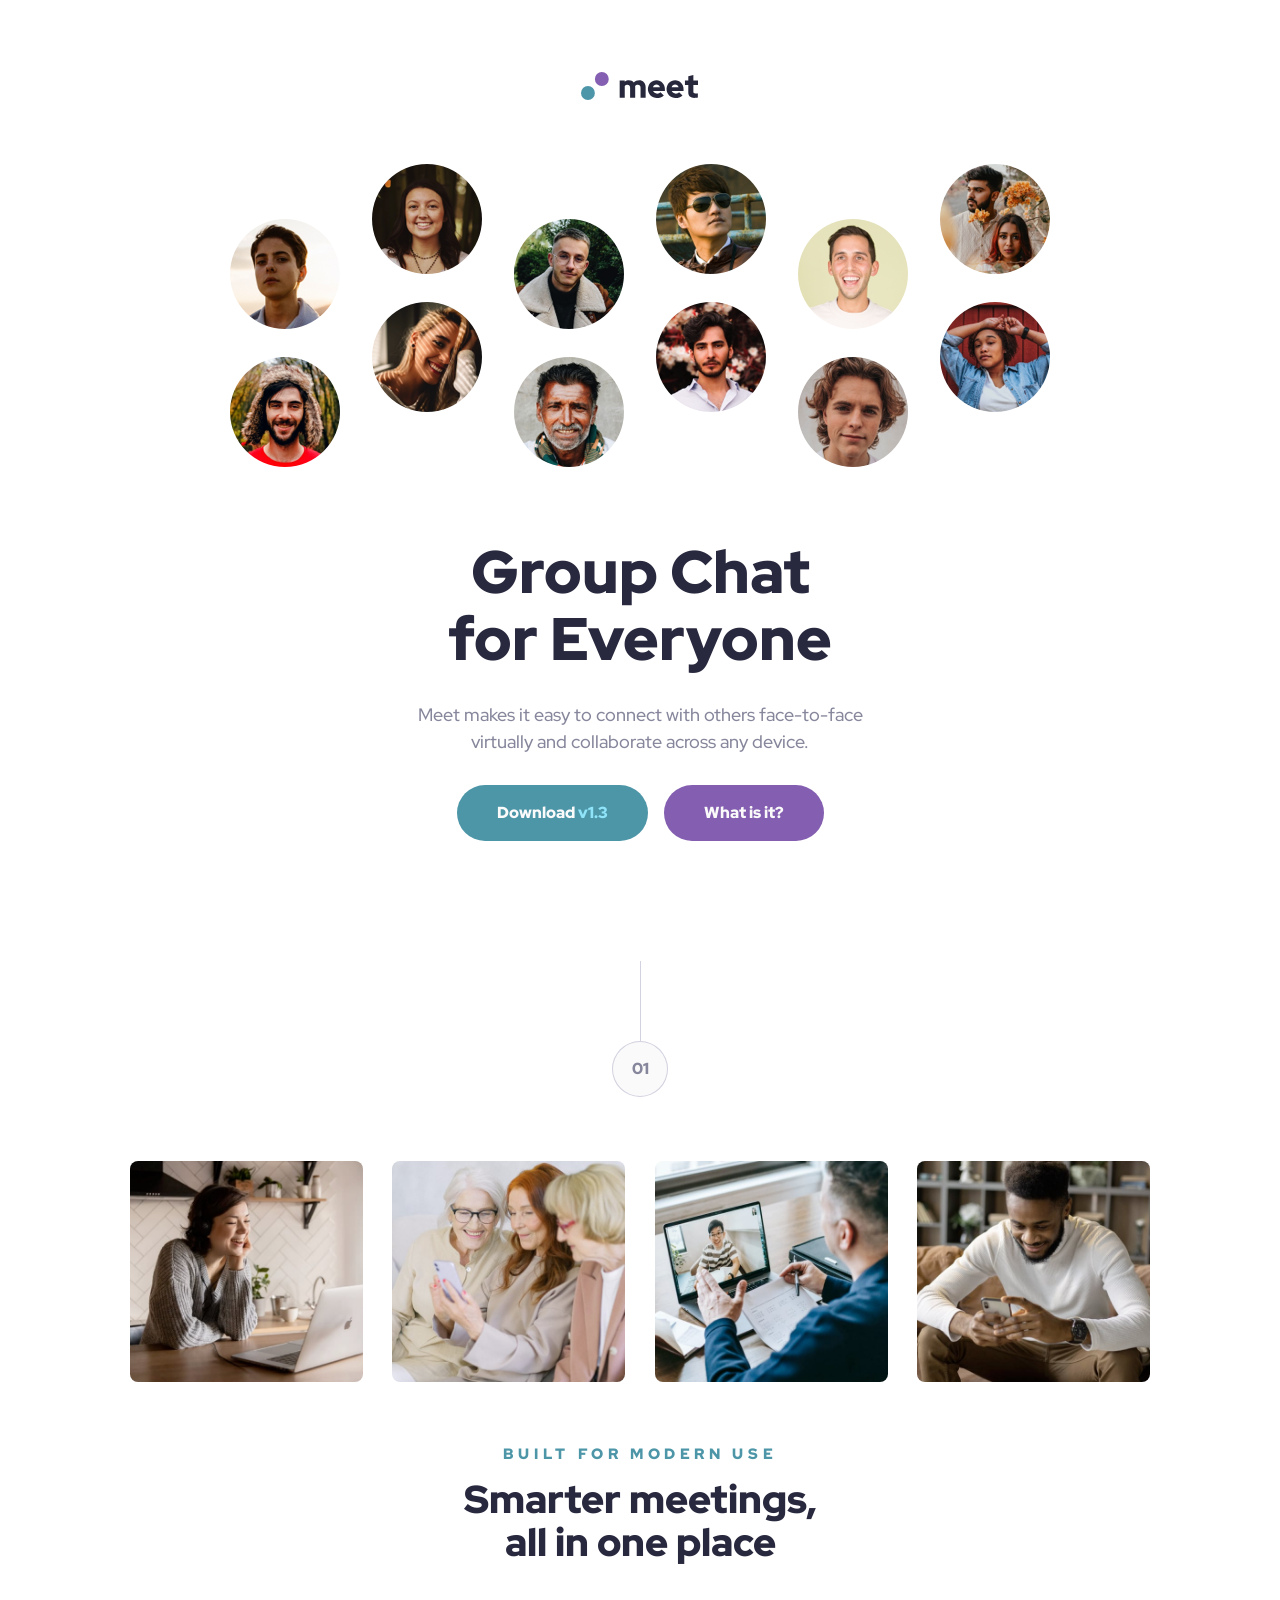
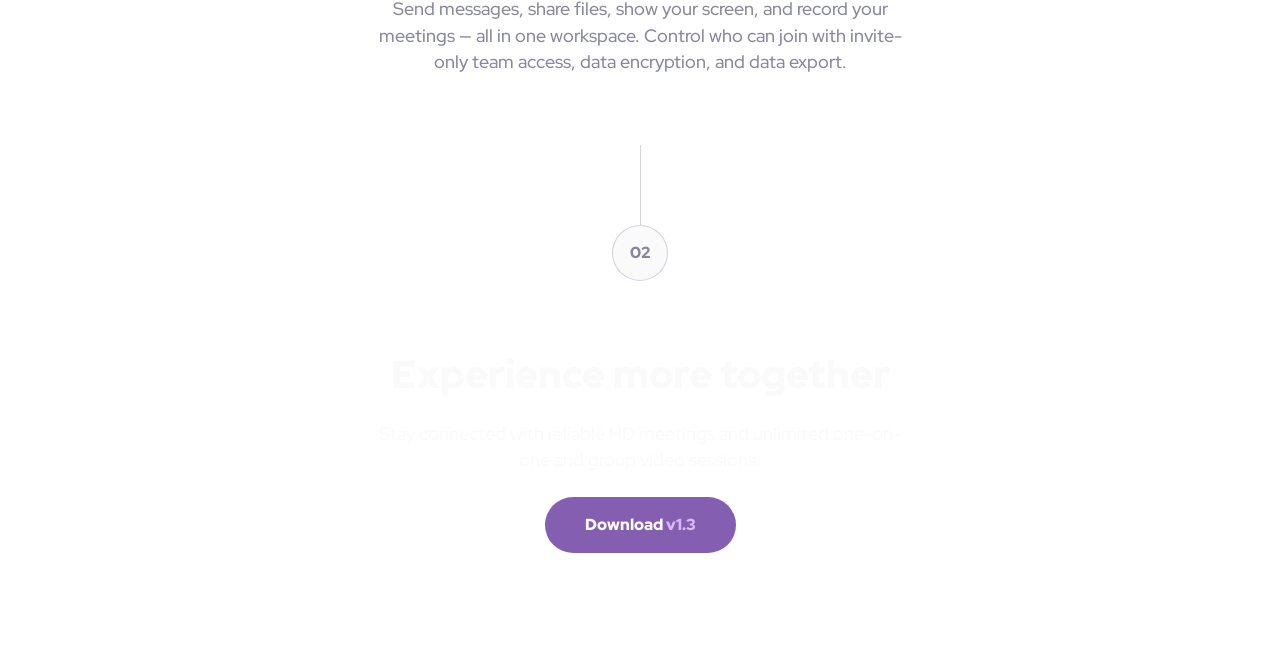
<file: index.html>
<!DOCTYPE html>
<html lang="en">
<head>
  <meta charset="UTF-8">
  <meta name="viewport" content="width=device-width, initial-scale=1.0">

  <link rel="icon" type="image/png" sizes="32x32" href="./assets/favicon-32x32.png">
  
  <title>Frontend Mentor | Meet landing page</title>

  <link rel="preload" href="./assets/fonts/red-hat-display-v21-latin-500.woff2" as="font" type="font/woff2" crossorigin="anonymous">
  <link rel="preload" href="./assets/fonts/red-hat-display-v21-latin-900.woff2" as="font" type="font/woff2" crossorigin="anonymous">

  <link rel="stylesheet" href="styles/style.css">
</head>
<body>
  
  <header>
    <img class="logo" src="assets/logo.svg" alt="Meet logo" width="118" height="28">
  </header>

  <main>
    <section class="hero">
      <div class="hero__wrapper">      
        <img class="hero__banner" src="assets/tablet/image-hero.png" alt="" width="820" height="303">
        <img src="assets/desktop/image-hero-left.png" alt="" class="hero__banner--desktop-left" width="394" height="303">
        <img src="assets/desktop/image-hero-right.png" alt="" class="hero__banner--desktop-right" width="394" height="303">
        <div class="hero__content-wrapper">
          <div class="hero__content">
            <h1 class="hero__title">Group Chat for Everyone</h1>
            <p class="hero__description">Meet makes it easy to connect with others face-to-face virtually and collaborate across any device.</p>
            <div class="hero__links">
              <a href="#" class="hero__link btn" download>Download <span class="btn__version">v1.3</span></a>
              <a href="#" class="hero__link btn btn--purple">What is it?</a>
            </div>
          </div>
        </div>
      </div>
    </section>
    <section class="features">
      <div class="features__layout wrapper">
        <p class="number" aria-hidden="true">01</p>
        <div class="features__images">
          <img src="assets/desktop/image-woman-in-videocall.jpg" alt="Woman participating in a video call on laptop" class="features__image" width="510" height="484" loading="lazy">
          <img src="assets/desktop/image-women-videochatting.jpg" alt="Women engaging in a video chat using a phone" class="features__image" width="510" height="484" loading="lazy">
          <img src="assets/desktop/image-men-in-meeting.jpg" alt="Man participating in a meeting on a laptop" class="features__image" width="510" height="484" loading="lazy">
          <img src="assets/desktop/image-man-texting.jpg" alt="A man texting someone using his phone" class="features__image" width="510" height="484" loading="lazy">
        </div>
        <div class="features__content content-wrapper">
          <small class="features__subtitle">Built for modern use</small>
          <h2 class="features__title section-title">Smarter meetings, all in one place</h2>
          <p class="features__description">Send messages, share files, show your screen, and record your meetings — all in one workspace. Control who can join with invite-only team access, data encryption, and data export.</p>
        </div>
      </div>
    </section>
  </main>
  <footer class="footer">
    <p class=" footer__number number" aria-hidden="true">02</p>
    <div class="wrapper">
      <div class="footer__content content-wrapper">
        <h2 class="footer__title section-title section-title--light">Experience more together</h2>
        <p class="footer__description">Stay connected with reliable HD meetings and unlimited one-on-one and group video sessions.</p>
        <a href="#" class="footer__link btn btn--purple" download>Download <span class="btn__version btn__version--purple">v1.3</span></a>
      </div>
    </div>
  </footer>
</body>
</html>
</file>
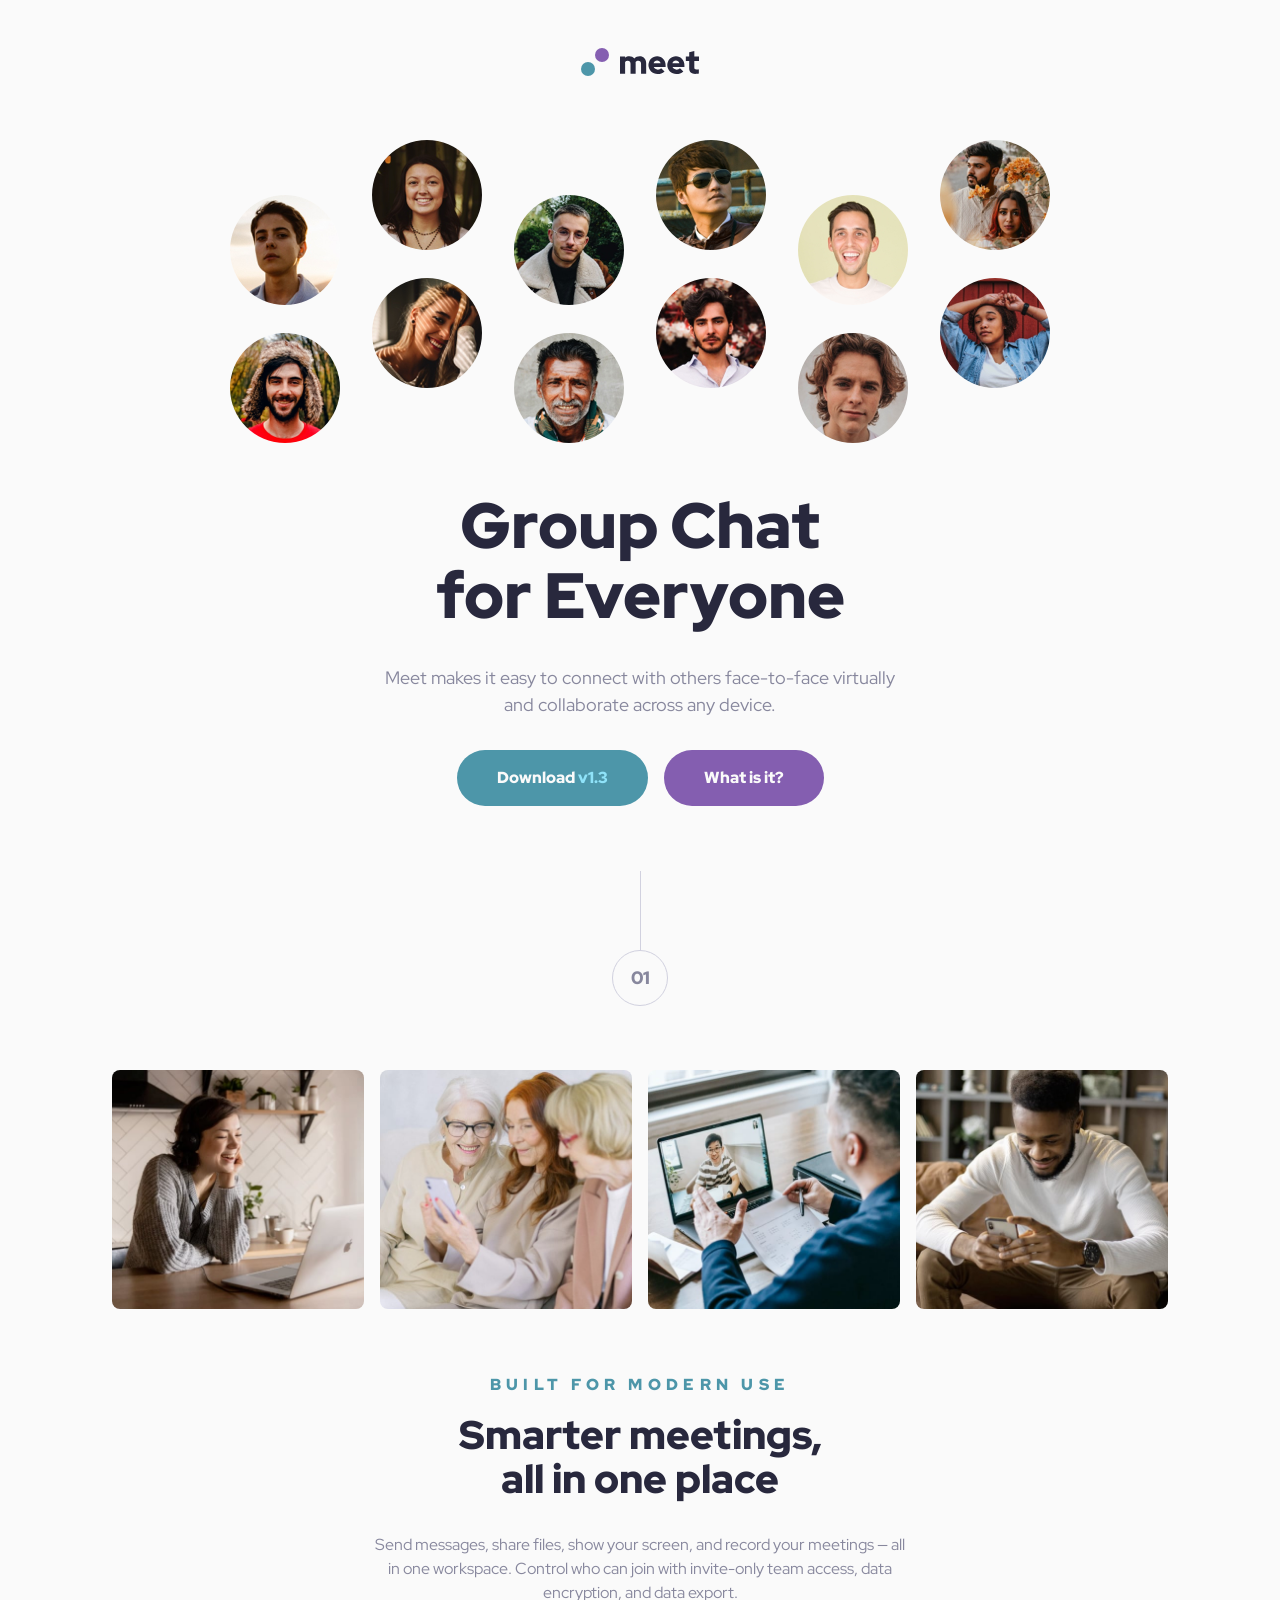
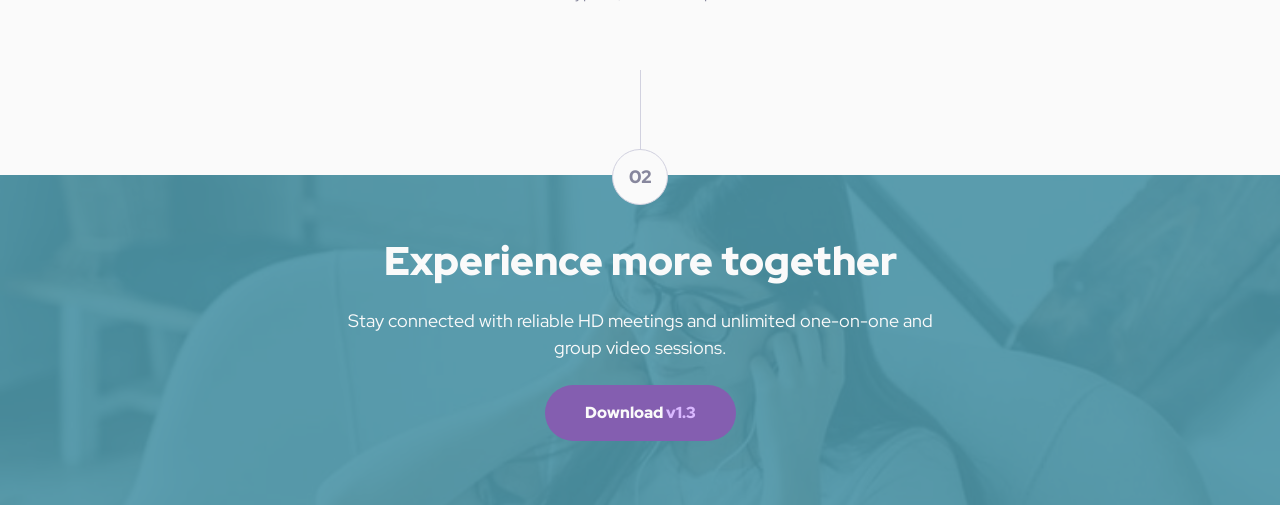
<file: src/index.html>
<!DOCTYPE html>
<html lang="en">
<head>
  <meta charset="UTF-8">
  <meta name="viewport" content="width=device-width, initial-scale=1.0">

  <link rel="icon" type="image/png" sizes="32x32" href="../public/assets/favicon-32x32.png">

  <link rel="preconnect" href="https://fonts.googleapis.com">
  <link rel="preconnect" href="https://fonts.gstatic.com" crossorigin>
  <link href="https://fonts.googleapis.com/css2?family=Red+Hat+Display:ital,wght@0,300..900;1,300..900&display=swap" rel="stylesheet">
  <link rel="stylesheet" href="../public/stylesheets/style.css">
  
  <title>Frontend Mentor | Meet landing page</title>
</head>
<body>

  <header class="header">
    <img class="logo" src="../public/assets/logo.svg" alt="meet">
  </header>

  <main class="main">
    <section class="hero">
      <div class="hero__img-mobile"></div>
      <div class="hero__img-desktop--left"></div>
      <div class="hero__text-content">
        <h1 class="hero__title">Group Chat for Everyone</h1>
        <p class="hero__description">Meet makes it easy to connect with others face-to-face virtually and collaborate across any device.</p>
        <div class="hero__buttons">
          <a class="hero__download-btn" href="#">Download <span class="version">v1.3</span></a>
          <a class="hero__info-btn" href="#">What is it?</a>
        </div>
      </div>
      <div class="hero__img-desktop--right"></div>
    </section>

    <section class="main-content">
      <p class="number main-content__number">01</p>
      <div class="main-content__grid">
        <img class="main-content__img" src="../public/assets/desktop/image-woman-in-videocall.jpg" alt="">
        <img class="main-content__img" src="../public/assets/desktop/image-women-videochatting.jpg" alt="">
        <img class="main-content__img" src="../public/assets/desktop/image-men-in-meeting.jpg" alt="">
        <img class="main-content__img" src="../public/assets/desktop/image-man-texting.jpg" alt="">
      </div>
      <div class="main-content__text">
        <p class="main-content__highlight">Built for modern use</p>
        <h2 class="main-content__title">Smarter meetings, all in one place</h2>
        <p class="main-content__description">Send messages, share files, show your screen, and record your meetings — all in one workspace. Control who can join with invite-only team access, data encryption, and data export.</p>
      </div>
    </section>
    
    <section class="footer-cta">
      <p class="number footer-cta__number">02</p>
      <div class="footer-cta__content">
        <h2 class="footer-cta__title">Experience more together</h2>
        <p class="footer-cta__description">Stay connected with reliable HD meetings and unlimited one-on-one and group video sessions.</p>
        <a class="footer-cta__btn" href="#">Download <span class="version">v1.3</span></a>
      </div>
    </section>
  </main>

</body>
</html>
</file>
<file: styles/style.css>
/* CSS RESETS */

/* Box sizing rules */
*,
*::before,
*::after {
  margin: 0;
  padding: 0;
  box-sizing: border-box;
}

/* Prevent font size inflation */
html {
  -moz-text-size-adjust: none;
  -webkit-text-size-adjust: none;
  text-size-adjust: none;
}

/* Remove list styles on ul, ol elements with a list role, which suggests default styling will be removed */
ul[role='list'] {
  list-style: none;
}

h1, h2 {
  line-height: 1.1;    /* Set shorter line heights on headings and interactive elements */
  text-wrap: balance;  /* Balance text wrapping on headings */
}

/* A elements that don't have a class get default styles */
a:not([class]) {
  text-decoration-skip-ink: auto;
  color: currentColor;
}

/* Make images easier to work with */
img,
picture {
  max-width: 100%;
  display: block;
}

/* Anything that has been anchored to should have extra scroll margin */
:target {
  scroll-margin-block: 5ex;
}

/* FONTS */

/* red-hat-display-500 - latin */
@font-face {
  font-display: swap; /* Check https://developer.mozilla.org/en-US/docs/Web/CSS/@font-face/font-display for other options. */
  font-family: 'Red Hat Display';
  font-style: normal;
  font-weight: 500;
  src: url('../assets/fonts/red-hat-display-v21-latin-500.woff2') format('woff2'); /* Chrome 36+, Opera 23+, Firefox 39+, Safari 12+, iOS 10+ */
}
/* red-hat-display-900 - latin */
@font-face {
  font-display: swap; /* Check https://developer.mozilla.org/en-US/docs/Web/CSS/@font-face/font-display for other options. */
  font-family: 'Red Hat Display';
  font-style: normal;
  font-weight: 900;
  src: url('../assets/fonts/red-hat-display-v21-latin-900.woff2') format('woff2'); /* Chrome 36+, Opera 23+, Firefox 39+, Safari 12+, iOS 10+ */
}

/* CUSTOM VARIABLES */

:root {

    /* COLORS */

    --clr-cyan-overlay: hsla(192, 37%, 48%, 0.9);
    --clr-cyan-600: hsl(192, 37%, 48%);
    --clr-cyan-500: hsl(192, 54%, 64%);
    --clr-cyan-300: hsl(192, 90%, 77%);
    --clr-purple-600: hsl(268, 34%, 53%);
    --clr-purple-500: hsl(268, 55%, 71%);
    --clr-purple-300: hsl(268, 100%, 86%);
    --clr-slate-900: hsl(240, 21%, 20%);
    --clr-slate-600: hsl(240, 10%, 57%);
    --clr-slate-300: hsl(240, 18%, 85%);
    --clr-white: hsl(0, 0%, 98%);

    /* TYPOGRAPHY */

    --ff-main: "Red Hat Display", sans-serif;
    --fs-heading-1: clamp(2.5rem, 1.9718rem + 2.2535vw, 4rem);
    --fs-heading-2: clamp(2rem, 1.771rem + 0.96vw, 2.5rem);
    --fs-body: clamp(1rem, 0.8571rem + 0.2976vw, 1.125rem);
    --fs-button: 1rem;

    /* SPACINGS */

    --space-2000: 10rem;
    --space-1400: 7rem;
    --space-1000: 5rem;
    --space-900: 4.5rem;
    --space-800: 4rem;
    --space-700: 3.5rem;
    --space-600: 3rem;
    --space-500: 2.5rem;
    --space-400: 2rem;
    --space-300: 1.5rem;
    --space-200: 1rem;
    --space-100: .5rem;
    --space-50: .25rem;

    /* BORDER RADIUS */

    --rounded-sm: 8px;

}

body {
    font-family: var(--ff-main);
    font-weight: 500;
    font-size: var(--fs-body);
    line-height: 1.5;
    color: var(--clr-slate-600);
    min-height: 100dvh;
}

h1, h2 {
    font-weight: 900;
}

.btn {
    font-weight: 900;
    font-size: var(--fs-button);
    color: var(--clr-white);
    text-decoration: none;
    background-color: var(--clr-cyan-600);
    padding: 1em 2.5em;
    border-radius: 999px;
    transition: 300ms background-color;
    outline: 2px solid transparent;
    outline-offset: 2px;
}

.btn--purple {
    background-color: var(--clr-purple-600);
}

.btn__version {
    color: var(--clr-cyan-300);
}

.btn__version--purple {
    color: var(--clr-purple-300);
}

.btn:hover {
    background-color: var(--clr-cyan-500)
}

.btn--purple:hover {
    background-color: var(--clr-purple-500);
}

.btn:focus-visible {
    outline-color: var(--clr-cyan-600);
}

.btn--purple:focus-visible {
    outline-color: var(--clr-purple-600);
}

.number {
    font-weight: 900;
    font-size: 1rem;
    color: var(--clr-slate-600);
    position: relative;
    display: flex;
    justify-content: center;
    align-items: center;
    box-shadow: inset 0 0 0 1px var(--clr-slate-300);
    border-radius: 999px;
    width: 3.5rem;
    height: 3.5rem;
    margin-block-start: var(--space-1000);
    background-color: var(--clr-white);
}

.number::before {
    content: "";
    height: 80px;
    width: 1px;
    box-shadow: inset 0 0 0 1px var(--clr-slate-300);
    position: absolute;
    top: -80px;
}

.wrapper {
    padding-inline: clamp(var(--space-400), -7.1429rem + 19.0476vw, var(--space-2000));
}

.content-wrapper {
    max-width: clamp(31.5rem, 28.6429rem + 5.9524vw, 34rem);
    margin: 0 auto;
}

.section-title {
    font-size: clamp(2rem, 1.8239rem + 0.7512vw, 2.5rem);
    color: var(--clr-slate-900);
}

.section-title--light {
    color: var(--clr-white);
}

.logo {
    margin: 0 auto;
    margin-block-start: clamp(var(--space-600), 0.7143rem + 4.7619vw, var(--space-1000));
    margin-block-end: var(--space-800);
}

.hero {
    overflow-x: hidden;
    padding-block-end: clamp(2rem, 0.0916rem + 8.1425vw, 4rem);
}

.hero__wrapper {
    position: relative;
    margin: 0 auto;
    max-width: 90rem;
}

.hero__banner {
    height: clamp(10rem, 1.4719rem + 36.3868vw, 18.9375rem);
    object-fit: cover;
    margin-inline: auto;
    margin-block-end: clamp(var(--space-600), 1.5687rem + 6.1069vw, var(--space-900));
}

.hero__banner--desktop-left, .hero__banner--desktop-right {
    display: none;
    position: absolute;
}

.hero__banner--desktop-left {
    top: 0;
    left: -1.6rem;
}

.hero__banner--desktop-right {
    bottom: 0;
    right: -1.6rem;
}

.hero__content-wrapper {
    padding-inline: var(--space-400);
}

.hero__content {
    display: flex;
    flex-direction: column;
    gap: clamp(var(--space-300), 0.9286rem + 1.1905vw, var(--space-400));
    text-align: center;
    max-width: 28rem;
    margin: 0 auto;
}

.hero__title {
    font-size: var(--fs-heading-1);
    color: var(--clr-slate-900);
}

.hero__links {
    display: flex;
    flex-direction: column;
    justify-content: center;
    align-items: center;
    gap: var(--space-200);
}

.features__layout {
    display: flex;
    flex-direction: column;
    align-items: center;
    gap: var(--space-800);
    padding-block-start: clamp(var(--space-400), 0.5687rem + 6.1069vw, var(--space-700));
    padding-block-end: clamp(var(--space-800), 3.4286rem + 1.1905vw, var(--space-900));
}

.features__images {
    display: grid;
    grid-template-columns: repeat(2, 1fr);
    gap: clamp(var(--space-200), 0.6479rem + 1.5023vw, var(--space-400));
}

.features__image {
    width: 100%;
    height: auto;
    border-radius: var(--rounded-sm);
}

.features__content {
    text-align: center;
}

.features__subtitle {
    display: block;
    font-weight: 900;
    font-size: clamp(0.75rem, 0.662rem + 0.3756vw, 1rem);
    line-height: 1.1;
    letter-spacing: 0.3em;
    text-transform: uppercase;
    color: var(--clr-cyan-600);
    margin-block-end: var(--space-200);
}

.features__title {
    margin-block-end: var(--space-400);
}

.footer {
    display: flex;
    justify-content: center;
    position: relative;
    background-image: linear-gradient(var(--clr-cyan-overlay)), url("../assets/mobile/image-footer.jpg");
    background-repeat: no-repeat;
    background-size: cover;
    background-position: center;
    margin-block-start: 6.75rem;
    padding-block: clamp(var(--space-800), 0.5714rem + 7.1429vw, var(--space-1400));
    color: var(--clr-white);
    z-index: 0;
}

.footer__content {
    display: grid;
    justify-items: center;
    gap: var(--space-300);
    text-align: center;
}

.footer__number {
    position: absolute;
    top: 0;
    transform: translateY(-108px);
}

@media screen and (min-width: 48rem) {
    
    .hero__links {
        flex-direction: row;
    }

    .features__images {
        grid-template-columns: repeat(4, 1fr);
    }

    .footer {
        background-image: linear-gradient(var(--clr-cyan-overlay)), url("../assets/tablet/image-footer.jpg");
    }

}

@media screen and (min-width: 90rem) {
    
    .hero__banner {
        display: none;
    }

    .hero__banner--desktop-left, .hero__banner--desktop-right {
        display: block;
    }

    .hero__content {
        padding-block: var(--space-300);
    }

    .footer {
        background-image: linear-gradient(var(--clr-cyan-overlay)), url("../assets/desktop/image-footer.jpg");
    }

    .footer__content {
        grid-template-columns: 1.5fr 1.3fr 1fr;
        align-items: start;
        max-width: none;
        text-align: start;
    }

    .footer__link {
        justify-self: end;
    }
}
</file>
<file: public/stylesheets/style.css>
/* Box sizing rules */
*,
*::before,
*::after {
  margin: 0;
  padding: 0;
  box-sizing: border-box;
}

/* Prevent font size inflation */
html {
  -moz-text-size-adjust: none;
  -webkit-text-size-adjust: none;
  text-size-adjust: none;
}

/* Remove default margin in favour of better control in authored CSS */
body, h1, h2, h3, h4, p,
figure, blockquote, dl, dd {
  margin-block-end: 0;
}

/* Remove list styles on ul, ol elements with a list role, which suggests default styling will be removed */
ul[role=list],
ol[role=list] {
  list-style: none;
}

/* Set core body defaults */
body {
  min-height: 100vh;
  line-height: 1.5;
}

/* Set shorter line heights on headings and interactive elements */
h1, h2, h3, h4,
input, label {
  line-height: 1.1;
}

button {
  line-height: 1.5;
}

/* Balance text wrapping on headings */
h1, h2,
h3, h4 {
  text-wrap: balance;
}

/* A elements that don't have a class get default styles */
a:not([class]) {
  text-decoration-skip-ink: auto;
  color: currentColor;
}

/* Make images easier to work with */
img,
picture {
  max-width: 100%;
  display: block;
}

/* Inherit fonts for inputs and buttons */
input, button,
textarea, select {
  font-family: inherit;
  font-size: inherit;
}

/* Make sure textareas without a rows attribute are not tiny */
textarea:not([rows]) {
  min-height: 10em;
}

/* Anything that has been anchored to should have extra scroll margin */
:target {
  scroll-margin-block: 5ex;
}

body {
  font-family: "Red Hat Display", serif;
  font-size: clamp(1rem, 0.5rem + 1vw, 1.125rem);
  background-color: #FAFAFA;
  color: #87879D;
}

.logo {
  margin: 3rem auto 0;
}

.number {
  display: grid;
  place-items: center;
  position: relative;
  font-family: "Red Hat Display", serif;
  font-weight: 900;
  line-height: 1.5;
  color: #87879D;
  border: 1px solid #D1D1DF;
  border-radius: 9999px;
  width: 56px;
  height: 56px;
}

.number::before {
  content: "";
  position: absolute;
  top: -80px;
  height: 80px;
  border-right: 1px solid #D1D1DF;
}

.main {
  margin: 0 auto;
  overflow: hidden;
}

.hero {
  padding: 4rem 2rem 2rem;
  margin: 0 auto;
  display: flex;
  flex-direction: column;
  align-items: center;
  row-gap: 3rem;
}
.hero__img-mobile {
  background-image: url("../../public/assets/tablet/image-hero.png");
  background-repeat: no-repeat;
  background-size: cover;
  background-position: center;
  height: clamp(10rem, 40vw, 18.9375rem);
  max-width: 51.25rem;
  width: 100vw;
}
@media screen and (min-width: 90rem) {
  .hero__img-mobile {
    display: none;
  }
}
.hero__img-desktop--left, .hero__img-desktop--right {
  display: none;
}
.hero__text-content {
  text-align: center;
  max-inline-size: 45ch;
  margin: 0 auto;
  display: flex;
  flex-direction: column;
  gap: clamp(1.5rem, -25rem + 49vw, 2rem);
}
@media screen and (min-width: 90rem) {
  .hero__text-content {
    padding: 1.5rem 0;
  }
}
.hero__title {
  font-size: clamp(2.5rem, 1rem + 4.16666vw, 4rem);
  color: #28283D;
  font-weight: 900;
}
.hero__buttons {
  display: flex;
  flex-direction: column;
  justify-content: center;
  align-items: center;
  gap: 1rem;
}
@media screen and (min-width: 48rem) {
  .hero__buttons {
    flex-direction: row;
  }
}
.hero__download-btn {
  font-size: 1rem;
  font-weight: 900;
  background-color: #4D96A9;
  color: #FAFAFA;
  border: transparent;
  border-radius: 999px;
  padding: 1rem 2.5rem;
  transition: 300ms;
  text-decoration: none;
  outline: inherit;
  cursor: pointer;
}
.hero__download-btn > .version {
  color: #8FE3F9;
}
.hero__download-btn:is(:hover, :active, :focus) {
  background-color: #71C0D4;
}
.hero__info-btn {
  font-size: 1rem;
  font-weight: 900;
  background-color: #845eb0;
  color: #FAFAFA;
  border: transparent;
  border-radius: 999px;
  padding: 1rem 2.5rem;
  transition: 300ms;
  text-decoration: none;
  outline: inherit;
  cursor: pointer;
}
.hero__info-btn > .version {
  color: #D9B8FF;
}
.hero__info-btn:is(:hover, :active, :focus) {
  background-color: #b28cde;
}
@media screen and (min-width: 90rem) {
  .hero {
    display: grid;
    grid-template-columns: repeat(3, 1fr);
    gap: 2rem;
    overflow: visible;
    max-width: 90rem;
  }
  .hero__img-desktop--left, .hero__img-desktop--right {
    display: inline-block;
    background-repeat: no-repeat;
    background-size: contain;
    height: 18.9375rem;
  }
  .hero__img-desktop--left {
    background-image: url("../../public/assets/desktop/image-hero-left.png");
    background-position: left;
    align-self: flex-start;
    margin-left: -58px;
  }
  .hero__img-desktop--right {
    background-image: url("../../public/assets/desktop/image-hero-right.png");
    background-position: right;
    align-self: flex-end;
    margin-right: -58px;
  }
}

.main-content {
  text-align: center;
  padding: 2rem 2rem 4rem;
  max-width: 70rem;
  margin: 0 auto;
}
.main-content__number {
  margin: 80px auto 4rem;
}
.main-content__grid {
  display: grid;
  grid-template-columns: repeat(2, 1fr);
  gap: 1rem;
  margin-bottom: 4rem;
}
@media screen and (min-width: 48rem) {
  .main-content__grid {
    grid-template-columns: repeat(4, 1fr);
  }
}
.main-content__text {
  max-inline-size: 45ch;
  margin: 0 auto;
}
.main-content__img {
  border-radius: 8px;
}
.main-content__highlight {
  font-size: clamp(0.75rem, 0.5rem + 0.78125vw, 1rem);
  font-weight: 900;
  letter-spacing: 0.33em;
  text-transform: uppercase;
  color: #4D96A9;
  margin-bottom: 1rem;
}
.main-content__title {
  font-size: clamp(2rem, 1rem + 2.60416vw, 2.5rem);
  color: #28283D;
  font-weight: 900;
  margin-bottom: 2rem;
}
.main-content__description {
  font-size: 1rem;
}

.footer-cta__number {
  position: relative;
  margin: 80px auto -30px;
  background-color: #FAFAFA;
  z-index: 1;
}
.footer-cta__content {
  position: relative;
  background-image: url("../../public/assets/mobile/image-footer.jpg");
  background-repeat: no-repeat;
  background-size: cover;
  background-position: top;
  padding: 4rem 2rem;
  text-align: center;
  margin: 0 auto;
  width: 100vw;
  display: flex;
  flex-direction: column;
  justify-items: center;
  align-items: center;
  gap: 1.5rem;
}
.footer-cta__content * {
  z-index: 0;
  max-inline-size: 53ch;
}
.footer-cta__content::before {
  content: "";
  position: absolute;
  inset: 0 0 0 0;
  background-color: #4D96A9;
  opacity: 0.9;
}
@media screen and (min-width: 48rem) {
  .footer-cta__content {
    background-image: url("../../public/assets/tablet/image-footer.jpg");
  }
}
@media screen and (min-width: 90rem) {
  .footer-cta__content {
    background-image: url("../../public/assets/desktop/image-footer.jpg");
    padding: 7rem 11.112%;
    display: grid;
    grid-template-columns: 1.5fr 1.3fr 1fr;
    justify-items: center;
    align-items: start;
    text-align: start;
    gap: 2rem;
  }
}
.footer-cta__title {
  font-size: clamp(2rem, 1rem + 2.60416vw, 2.5rem);
  color: #FAFAFA;
  font-weight: 900;
}
.footer-cta__description {
  color: #FAFAFA;
}
.footer-cta__btn {
  font-size: 1rem;
  font-weight: 900;
  background-color: #845eb0;
  color: #FAFAFA;
  border: transparent;
  border-radius: 999px;
  padding: 1rem 2.5rem;
  transition: 300ms;
  text-decoration: none;
  outline: inherit;
  cursor: pointer;
}
.footer-cta__btn > .version {
  color: #D9B8FF;
}
.footer-cta__btn:is(:hover, :active, :focus) {
  background-color: #b28cde;
}
@media screen and (min-width: 90rem) {
  .footer-cta__btn {
    justify-self: flex-end;
  }
}

/*# sourceMappingURL=style.css.map */
</file>
